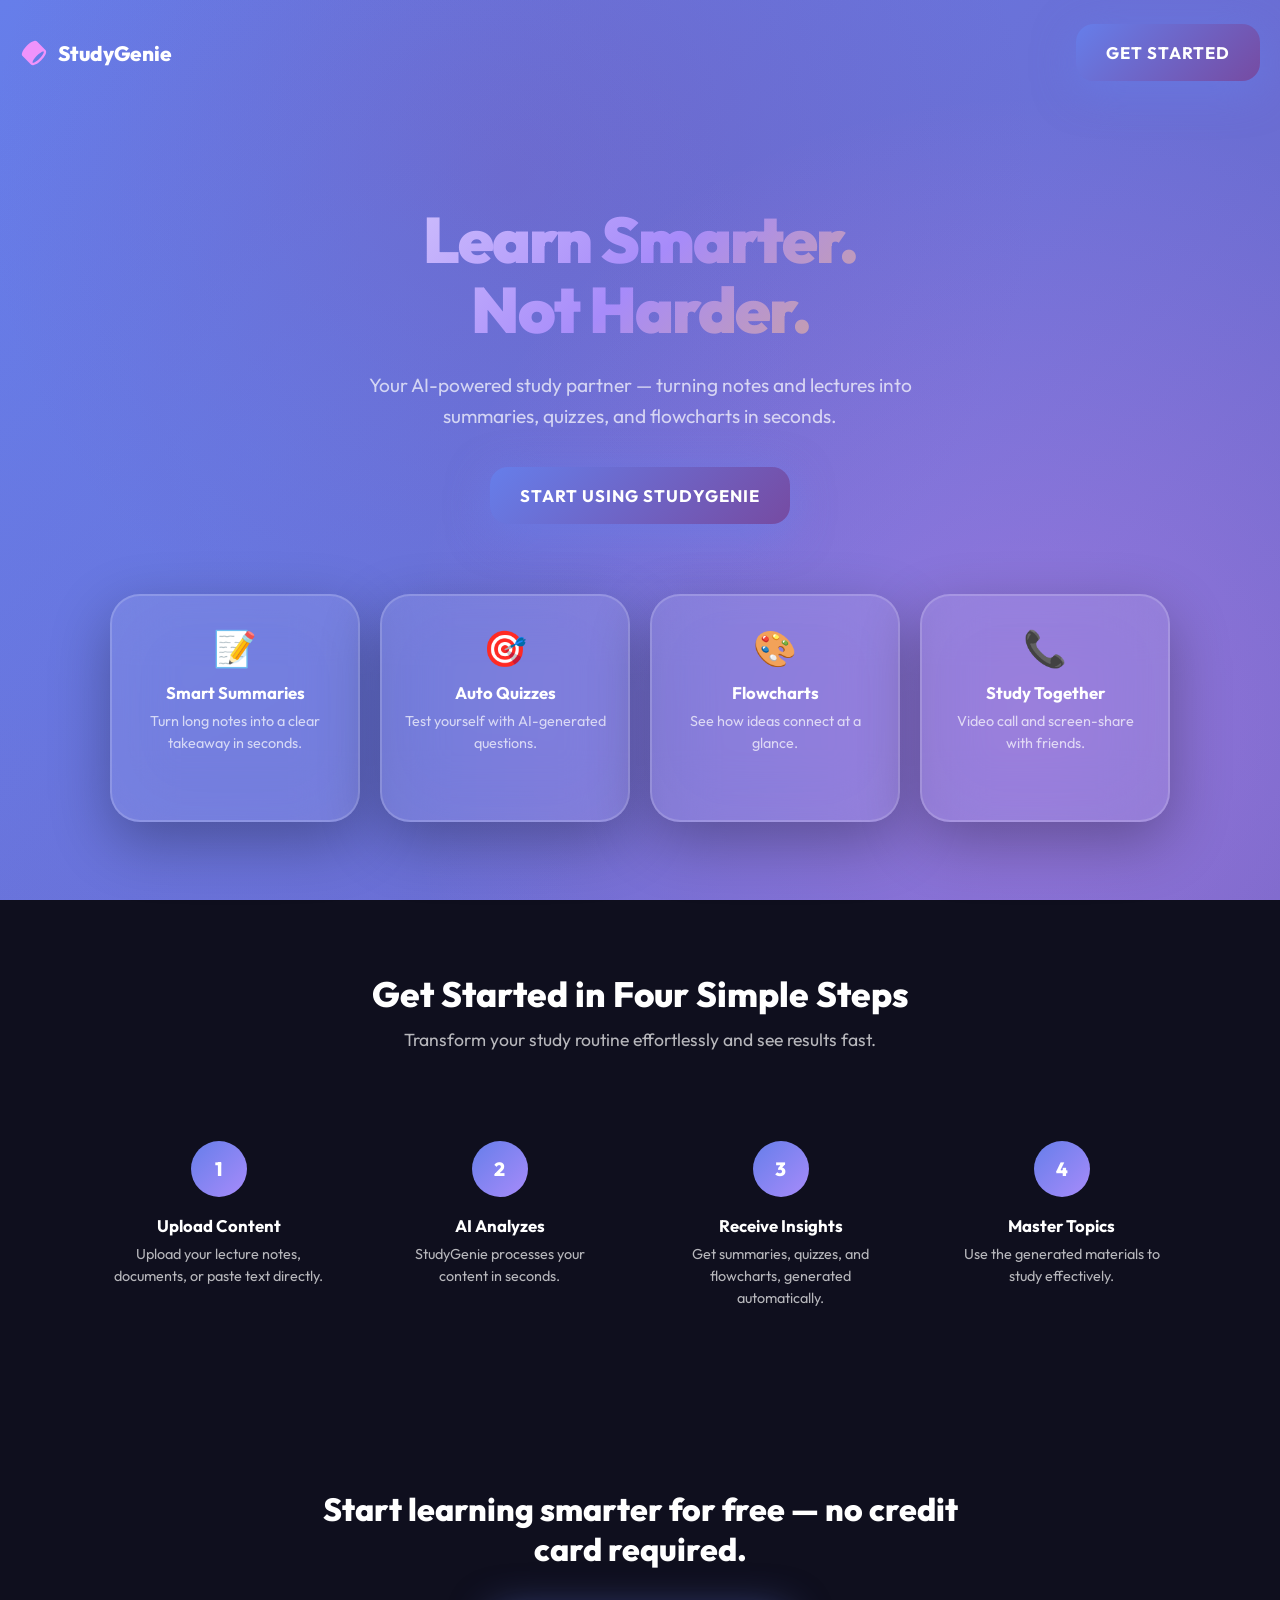
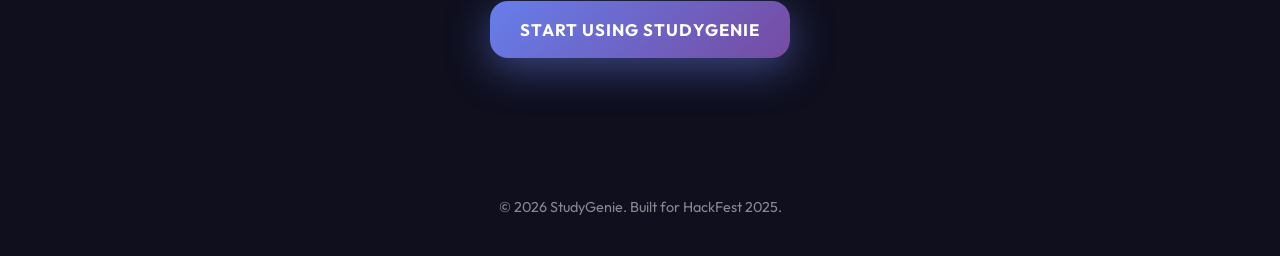
<file: index.html>
<!DOCTYPE html>
<html lang="en">
<head>
<meta charset="UTF-8">
<meta name="viewport" content="width=device-width, initial-scale=1.0">
<title>StudyGenie — AI Smart Study Partner</title>
<link rel="stylesheet" href="css/base.css">
<style>
.hero {
  text-align: center;
  padding: 100px 20px 60px;
  position: relative;
  z-index: 2;
}

.hero h1 {
  font-size: 4em;
  font-weight: 900;
  line-height: 1.1;
  background: linear-gradient(135deg, #fff 0%, #a78bfa 50%, var(--accent-gold) 100%);
  -webkit-background-clip: text;
  -webkit-text-fill-color: transparent;
  background-clip: text;
  letter-spacing: -2px;
  margin-bottom: 24px;
}

.hero p {
  max-width: 620px;
  margin: 0 auto 36px;
  color: var(--text-muted);
  font-size: 1.2em;
  line-height: 1.6;
}

.hero-actions { display: flex; justify-content: center; gap: 16px; flex-wrap: wrap; }

.feature-strip {
  display: grid;
  grid-template-columns: repeat(4, 1fr);
  gap: 20px;
  max-width: 1100px;
  margin: 70px auto 0;
  padding: 0 20px;
}

.feature-card { text-align: center; padding: 30px 20px; }
.feature-card .emoji { font-size: 2.2em; margin-bottom: 12px; }
.feature-card h3 { font-size: 1.05em; margin-bottom: 8px; color: var(--text); }
.feature-card p { color: var(--text-muted); font-size: 0.9em; line-height: 1.5; }

.steps-section { padding: 90px 20px; position: relative; z-index: 2; }
.steps-section .heading { text-align: center; max-width: 640px; margin: 0 auto 60px; }
.steps-section h2 { font-size: 2.2em; font-weight: 800; margin-bottom: 12px; }
.steps-section .heading p { color: var(--text-muted); font-size: 1.1em; }

.steps-grid {
  display: grid;
  grid-template-columns: repeat(4, 1fr);
  gap: 24px;
  max-width: 1100px;
  margin: 0 auto;
}

.step { text-align: center; padding: 30px 20px; }

.step-number {
  width: 56px;
  height: 56px;
  margin: 0 auto 18px;
  border-radius: 50%;
  background: linear-gradient(135deg, var(--accent-1) 0%, #a78bfa 100%);
  display: flex;
  align-items: center;
  justify-content: center;
  font-weight: 800;
  font-size: 1.2em;
}

.step h3 { margin-bottom: 8px; font-size: 1.05em; }
.step p { color: var(--text-muted); font-size: 0.9em; line-height: 1.5; }

.cta-section { text-align: center; padding: 60px 20px 100px; position: relative; z-index: 2; }
.cta-section h2 { font-size: 2em; font-weight: 800; max-width: 640px; margin: 0 auto 32px; }

@media (max-width: 900px) {
  .feature-strip, .steps-grid { grid-template-columns: repeat(2, 1fr); }
  .hero h1 { font-size: 2.6em; }
}
</style>
</head>
<body>
<div class="bg-animation"></div>

<header class="site-header">
  <div class="logo">
    <svg width="28" height="28" viewBox="0 0 48 48" fill="none" xmlns="http://www.w3.org/2000/svg"><path clip-rule="evenodd" d="M39.475 21.6262C40.358 21.4363 40.6863 21.5589 40.7581 21.5934C40.7876 21.655 40.8547 21.857 40.8082 22.3336C40.7408 23.0255 40.4502 24.0046 39.8572 25.2301C38.6799 27.6631 36.5085 30.6631 33.5858 33.5858C30.6631 36.5085 27.6632 38.6799 25.2301 39.8572C24.0046 40.4502 23.0255 40.7407 22.3336 40.8082C21.8571 40.8547 21.6551 40.7875 21.5934 40.7581C21.5589 40.6863 21.4363 40.358 21.6262 39.475C21.8562 38.4054 22.4689 36.9657 23.5038 35.2817C24.7575 33.2417 26.5497 30.9744 28.7621 28.762C30.9744 26.5497 33.2417 24.7574 35.2817 23.5037C36.9657 22.4689 38.4054 21.8562 39.475 21.6262ZM4.41189 29.2403L18.7597 43.5881C19.8813 44.7097 21.4027 44.9179 22.7217 44.7893C24.0585 44.659 25.5148 44.1631 26.9723 43.4579C29.9052 42.0387 33.2618 39.5667 36.4142 36.4142C39.5667 33.2618 42.0387 29.9052 43.4579 26.9723C44.1631 25.5148 44.659 24.0585 44.7893 22.7217C44.9179 21.4027 44.7097 19.8813 43.5881 18.7597L29.2403 4.41187C27.8527 3.02428 25.8765 3.02573 24.2861 3.36776C22.6081 3.72863 20.7334 4.58419 18.8396 5.74801C16.4978 7.18716 13.9881 9.18353 11.5858 11.5858C9.18354 13.988 7.18717 16.4978 5.74802 18.8396C4.58421 20.7334 3.72865 22.6081 3.36778 24.2861C3.02574 25.8765 3.02429 27.8527 4.41189 29.2403Z" fill="currentColor" fill-rule="evenodd"></path></svg>
    StudyGenie
  </div>
  <div class="hero-actions">
    <button class="btn-primary" onclick="location.href='login.html'">Get Started</button>
  </div>
</header>

<main>
  <section class="hero">
    <h1>Learn Smarter.<br>Not Harder.</h1>
    <p>Your AI-powered study partner — turning notes and lectures into summaries, quizzes, and flowcharts in seconds.</p>
    <div class="hero-actions">
      <button class="btn-primary" onclick="location.href='login.html'">Start Using StudyGenie</button>
    </div>

    <div class="feature-strip">
      <div class="card feature-card">
        <div class="emoji">📝</div>
        <h3>Smart Summaries</h3>
        <p>Turn long notes into a clear takeaway in seconds.</p>
      </div>
      <div class="card feature-card">
        <div class="emoji">🎯</div>
        <h3>Auto Quizzes</h3>
        <p>Test yourself with AI-generated questions.</p>
      </div>
      <div class="card feature-card">
        <div class="emoji">🎨</div>
        <h3>Flowcharts</h3>
        <p>See how ideas connect at a glance.</p>
      </div>
      <div class="card feature-card">
        <div class="emoji">📞</div>
        <h3>Study Together</h3>
        <p>Video call and screen-share with friends.</p>
      </div>
    </div>
  </section>

  <section class="steps-section">
    <div class="heading">
      <h2>Get Started in Four Simple Steps</h2>
      <p>Transform your study routine effortlessly and see results fast.</p>
    </div>
    <div class="steps-grid">
      <div class="step">
        <div class="step-number">1</div>
        <h3>Upload Content</h3>
        <p>Upload your lecture notes, documents, or paste text directly.</p>
      </div>
      <div class="step">
        <div class="step-number">2</div>
        <h3>AI Analyzes</h3>
        <p>StudyGenie processes your content in seconds.</p>
      </div>
      <div class="step">
        <div class="step-number">3</div>
        <h3>Receive Insights</h3>
        <p>Get summaries, quizzes, and flowcharts, generated automatically.</p>
      </div>
      <div class="step">
        <div class="step-number">4</div>
        <h3>Master Topics</h3>
        <p>Use the generated materials to study effectively.</p>
      </div>
    </div>
  </section>

  <section class="cta-section">
    <h2>Start learning smarter for free — no credit card required.</h2>
    <button class="btn-primary" onclick="location.href='login.html'">Start Using StudyGenie</button>
  </section>
</main>

<footer class="site-footer">
  © 2026 StudyGenie. Built for HackFest 2025.
</footer>
</body>
</html>
</file>
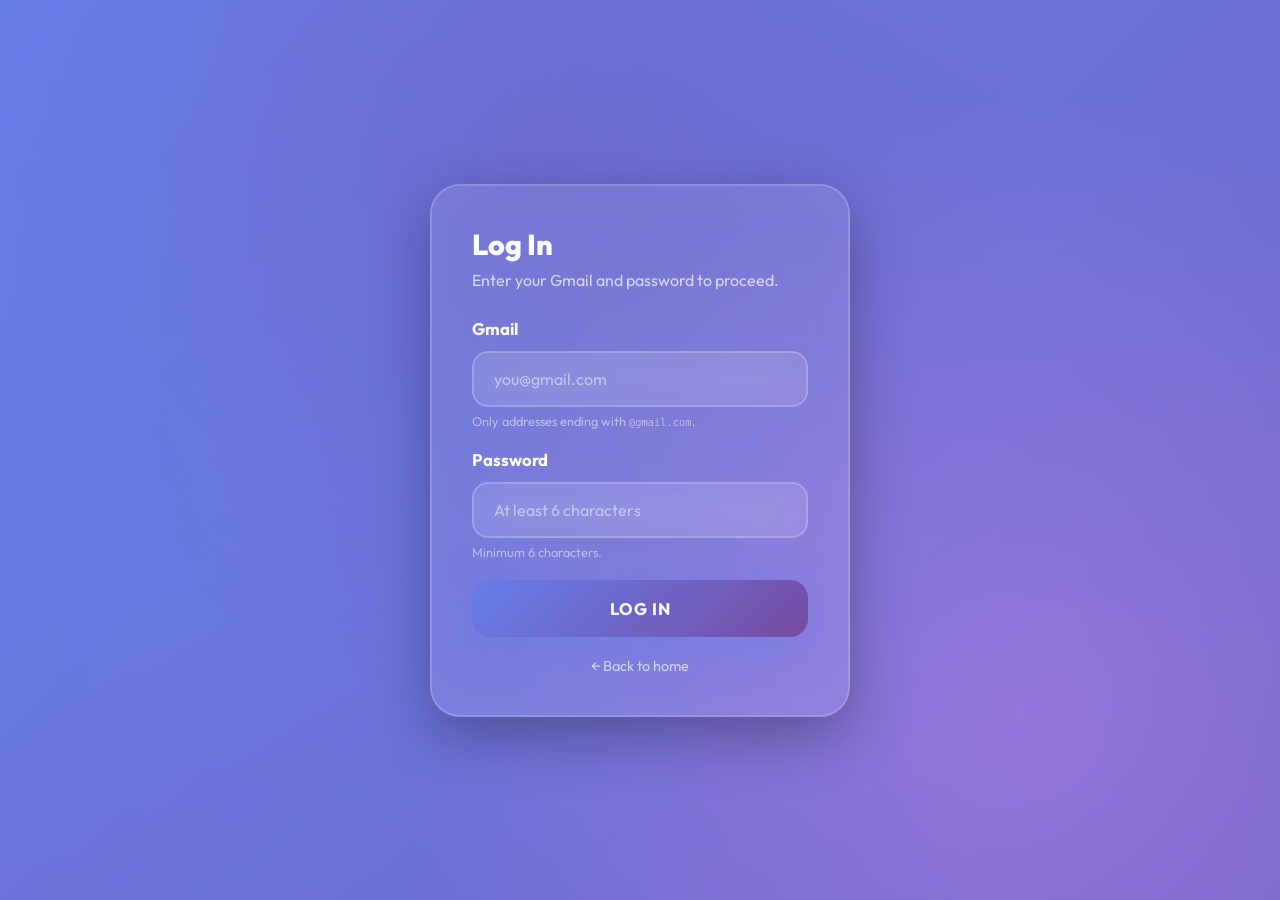
<file: login.html>
<!DOCTYPE html>
<html lang="en">
<head>
<meta charset="UTF-8">
<meta name="viewport" content="width=device-width, initial-scale=1.0">
<title>Log In — StudyGenie</title>
<link rel="stylesheet" href="css/base.css">
<style>
body { display: flex; align-items: center; justify-content: center; padding: 24px; }
.login-card { width: 100%; max-width: 420px; position: relative; z-index: 2; }
.login-card h2 { font-size: 1.8em; font-weight: 800; margin-bottom: 8px; }
.login-card > p { color: var(--text-muted); margin-bottom: 28px; }
.field { margin-bottom: 20px; }
.hint { font-size: 0.8em; color: var(--text-faint); margin-top: 6px; }
form button { width: 100%; }
.back-link { display: block; text-align: center; margin-top: 20px; color: var(--text-muted); text-decoration: none; font-size: 0.9em; }
.back-link:hover { color: var(--text); }
</style>
</head>
<body>
<div class="bg-animation"></div>

<div class="card login-card">
  <h2>Log In</h2>
  <p>Enter your Gmail and password to proceed.</p>

  <form id="loginForm" novalidate>
    <div class="field">
      <label for="email">Gmail</label>
      <input id="email" name="email" type="email" required placeholder="you@gmail.com">
      <p class="hint">Only addresses ending with <code>@gmail.com</code>.</p>
    </div>
    <div class="field">
      <label for="password">Password</label>
      <input id="password" name="password" type="password" required minlength="6" placeholder="At least 6 characters">
      <p class="hint">Minimum 6 characters.</p>
    </div>
    <button type="submit" class="btn-primary">Log In</button>
  </form>

  <a class="back-link" href="index.html">← Back to home</a>
</div>

<script src="js/pages/login.js"></script>
</body>
</html>
</file>
<file: css/base.css>
@import url('https://fonts.googleapis.com/css2?family=Outfit:wght@300;400;500;600;700;800;900&display=swap');

:root {
  --bg-dark: #0f0f1e;
  --glass: rgba(255, 255, 255, 0.08);
  --glass-strong: rgba(255, 255, 255, 0.15);
  --glass-border: rgba(255, 255, 255, 0.18);
  --text: #ffffff;
  --text-muted: rgba(255, 255, 255, 0.7);
  --text-faint: rgba(255, 255, 255, 0.5);
  --accent-1: #667eea;
  --accent-2: #764ba2;
  --accent-3: #f093fb;
  --accent-4: #4facfe;
  --accent-gold: #fbbf24;
  --success: #10b981;
  --danger: #ef4444;
}

* {
  margin: 0;
  padding: 0;
  box-sizing: border-box;
}

body {
  font-family: 'Outfit', -apple-system, BlinkMacSystemFont, sans-serif;
  background: var(--bg-dark);
  color: var(--text);
  min-height: 100vh;
  position: relative;
  overflow-x: hidden;
}

.bg-animation {
  position: fixed;
  inset: 0;
  z-index: 0;
  background: linear-gradient(135deg, #667eea 0%, #764ba2 50%, #f093fb 100%);
  background-size: 400% 400%;
  animation: gradientFlow 15s ease infinite;
}

@keyframes gradientFlow {
  0% { background-position: 0% 50%; }
  50% { background-position: 100% 50%; }
  100% { background-position: 0% 50%; }
}

.bg-animation::before {
  content: '';
  position: absolute;
  inset: 0;
  background: radial-gradient(circle at 20% 50%, rgba(102, 126, 234, 0.3) 0%, transparent 50%),
              radial-gradient(circle at 80% 80%, rgba(240, 147, 251, 0.3) 0%, transparent 50%),
              radial-gradient(circle at 40% 20%, rgba(118, 75, 162, 0.3) 0%, transparent 50%);
  animation: float 20s ease-in-out infinite;
}

@keyframes float {
  0%, 100% { transform: translate(0, 0) scale(1); }
  33% { transform: translate(30px, -30px) scale(1.1); }
  66% { transform: translate(-20px, 20px) scale(0.9); }
}

.container {
  max-width: 1400px;
  margin: 0 auto;
  padding: 40px 20px;
  position: relative;
  z-index: 2;
}

.card {
  background: var(--glass);
  backdrop-filter: blur(30px);
  border-radius: 30px;
  padding: 40px;
  border: 2px solid var(--glass-border);
  box-shadow: 0 20px 60px rgba(0, 0, 0, 0.3), inset 0 0 80px rgba(255, 255, 255, 0.03);
  transition: transform 0.5s cubic-bezier(0.4, 0, 0.2, 1), box-shadow 0.5s cubic-bezier(0.4, 0, 0.2, 1);
  position: relative;
  overflow: hidden;
}

.card::before {
  content: '';
  position: absolute;
  top: 0;
  left: -100%;
  width: 100%;
  height: 100%;
  background: linear-gradient(90deg, transparent, rgba(255, 255, 255, 0.1), transparent);
  transition: left 0.7s;
}

.card:hover::before { left: 100%; }

.card:hover {
  transform: translateY(-6px);
  box-shadow: 0 30px 90px rgba(102, 126, 234, 0.35), inset 0 0 100px rgba(255, 255, 255, 0.05);
  border-color: rgba(255, 255, 255, 0.3);
}

.card-title {
  font-size: 2em;
  font-weight: 800;
  margin-bottom: 15px;
  display: flex;
  align-items: center;
  gap: 15px;
  color: var(--text);
}

.card-subtitle {
  color: var(--text-muted);
  font-size: 1.05em;
  margin-bottom: 25px;
  font-weight: 400;
}

label {
  display: block;
  margin-bottom: 12px;
  color: var(--text);
  font-weight: 700;
  font-size: 1.05em;
}

input, textarea, select {
  width: 100%;
  padding: 16px 20px;
  border: 2px solid rgba(255, 255, 255, 0.2);
  border-radius: 16px;
  font-size: 16px;
  font-family: inherit;
  background: rgba(255, 255, 255, 0.08);
  backdrop-filter: blur(20px);
  color: var(--text);
  transition: all 0.3s;
}

input::placeholder, textarea::placeholder { color: var(--text-faint); }

input:focus, textarea:focus, select:focus {
  outline: none;
  border-color: var(--accent-1);
  background: rgba(255, 255, 255, 0.12);
  box-shadow: 0 0 30px rgba(102, 126, 234, 0.4);
}

textarea { resize: vertical; min-height: 200px; }

input[type="file"] {
  padding: 22px;
  border: 3px dashed rgba(255, 255, 255, 0.3);
  cursor: pointer;
  font-weight: 600;
  color: var(--text-muted);
}

input[type="file"]:hover {
  border-color: var(--accent-1);
  background: rgba(102, 126, 234, 0.15);
}

button {
  padding: 18px 30px;
  border: none;
  border-radius: 18px;
  font-size: 1.05em;
  font-weight: 700;
  cursor: pointer;
  font-family: inherit;
  position: relative;
  overflow: hidden;
  text-transform: uppercase;
  letter-spacing: 1px;
  transition: transform 0.4s cubic-bezier(0.4, 0, 0.2, 1), box-shadow 0.4s cubic-bezier(0.4, 0, 0.2, 1);
  box-shadow: 0 10px 40px rgba(0, 0, 0, 0.3);
}

button::before {
  content: '';
  position: absolute;
  top: 50%;
  left: 50%;
  width: 0;
  height: 0;
  border-radius: 50%;
  background: rgba(255, 255, 255, 0.3);
  transform: translate(-50%, -50%);
  transition: width 0.6s, height 0.6s;
}

button:hover::before { width: 300px; height: 300px; }
button:hover { transform: translateY(-4px) scale(1.03); }
button:active { transform: translateY(-1px) scale(1.01); }
button:disabled { opacity: 0.6; cursor: not-allowed; }

.btn-primary {
  background: linear-gradient(135deg, var(--accent-1) 0%, var(--accent-2) 100%);
  color: white;
  box-shadow: 0 10px 40px rgba(102, 126, 234, 0.5);
}

.btn-summarize { background: linear-gradient(135deg, var(--accent-1) 0%, var(--accent-2) 100%); color: white; box-shadow: 0 10px 40px rgba(102, 126, 234, 0.5); }
.btn-quiz { background: linear-gradient(135deg, var(--accent-3) 0%, #f5576c 100%); color: white; box-shadow: 0 10px 40px rgba(240, 147, 251, 0.5); }
.btn-diagram { background: linear-gradient(135deg, var(--accent-4) 0%, #00f2fe 100%); color: white; box-shadow: 0 10px 40px rgba(79, 172, 254, 0.5); }

.status-badge {
  display: inline-flex;
  align-items: center;
  gap: 10px;
  padding: 12px 25px;
  background: var(--glass-strong);
  backdrop-filter: blur(20px);
  border-radius: 50px;
  font-weight: 700;
  border: 2px solid rgba(255, 255, 255, 0.25);
  color: var(--text);
}

.status-dot {
  width: 12px;
  height: 12px;
  border-radius: 50%;
  background: var(--success);
  box-shadow: 0 0 20px var(--success);
  animation: statusPulse 2s infinite;
}

@keyframes statusPulse {
  0%, 100% { transform: scale(1); opacity: 1; }
  50% { transform: scale(1.2); opacity: 0.7; }
}

.loading { display: none; text-align: center; padding: 50px; }

.loading-spinner {
  width: 60px;
  height: 60px;
  border: 5px solid rgba(255, 255, 255, 0.2);
  border-top-color: var(--accent-1);
  border-radius: 50%;
  animation: spin 1s linear infinite;
  margin: 0 auto 20px;
}

@keyframes spin { to { transform: rotate(360deg); } }

.loading-text { color: var(--text); font-size: 1.2em; font-weight: 700; }

::-webkit-scrollbar { width: 12px; }
::-webkit-scrollbar-track { background: rgba(255, 255, 255, 0.05); border-radius: 10px; }
::-webkit-scrollbar-thumb { background: linear-gradient(135deg, var(--accent-1) 0%, var(--accent-2) 100%); border-radius: 10px; }
::-webkit-scrollbar-thumb:hover { background: linear-gradient(135deg, var(--accent-2) 0%, var(--accent-3) 100%); }

.site-header {
  display: flex;
  align-items: center;
  justify-content: space-between;
  max-width: 1400px;
  margin: 0 auto;
  padding: 24px 20px;
  position: relative;
  z-index: 2;
}

.logo {
  display: flex;
  align-items: center;
  gap: 10px;
  font-weight: 800;
  font-size: 1.3em;
  color: var(--text);
}

.logo svg { color: var(--accent-3); }

.site-footer {
  position: relative;
  z-index: 2;
  padding: 40px 20px;
  text-align: center;
  color: var(--text-faint);
  font-size: 0.9em;
}
</file>
